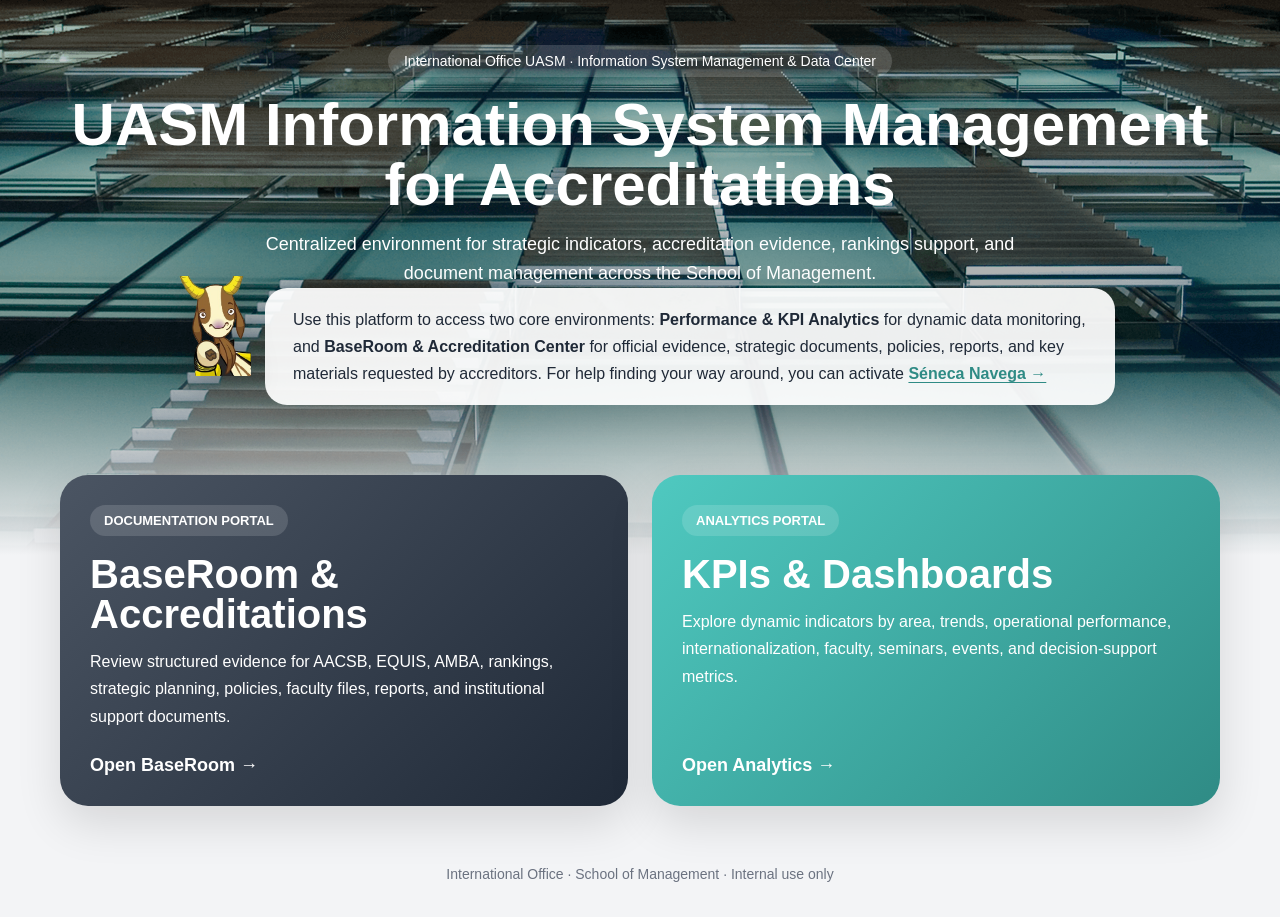
<file: index.html>
<!DOCTYPE html>
<html lang="en">
<head>
    <meta charset="UTF-8">
    <meta name="viewport" content="width=device-width, initial-scale=1.0">
    <title>UASM Information System Management for Accreditations</title>
    <style>
        :root {
            --bg-page:       #f3f4f6;
            --bg-white:      #ffffff;
            --bg-glass:      rgba(255, 255, 255, 0.93);
            --bg-badge:      rgba(255, 255, 255, 0.14);
            --bg-eyebrow:    rgba(255, 255, 255, 0.16);
            --teal-light:    #4fc9c0;
            --teal-dark:     #2f8b85;
            --slate-mid:     #4b5563;
            --slate-dark:    #1f2937;
            --text-primary:  #1f2937;
            --text-muted:    #6b7280;
            --text-white:    #ffffff;
            --shadow-card:   0 18px 45px rgba(0, 0, 0, 0.12);
            --space-xs:  8px;
            --space-sm:  14px;
            --space-md:  20px;
            --space-lg:  28px;
            --space-xl:  45px;
            --radius-pill:  30px;
            --radius-card:  28px;
            --radius-panel: 22px;
        }
        *, *::before, *::after { margin: 0; padding: 0; box-sizing: border-box; }
        body { font-family: Arial, Helvetica, sans-serif; background: var(--bg-page); color: var(--text-primary); }

        .hero {
            min-height: 520px;
            position: relative;
            padding: var(--space-xl) var(--space-md) 150px;
            background:
                linear-gradient(to bottom, rgba(0,0,0,0.20), rgba(0,0,0,0.40)),
                url("imagenes/SantodomingoCover.png") center center / cover no-repeat;
        }
        .hero::after {
            content: ""; position: absolute; inset: 0;
            background: linear-gradient(to bottom, rgba(255,255,255,0) 65%, var(--bg-page) 100%);
        }
        .hero__content {
            position: relative; z-index: 2;
            max-width: 1200px; margin: auto;
            text-align: center; color: var(--text-white);
        }
        .hero__eyebrow {
            display: inline-block; background: var(--bg-eyebrow);
            padding: var(--space-xs) 16px; border-radius: var(--radius-pill);
            font-size: 14px; margin-bottom: 18px;
        }
        .hero__title { font-size: 60px; font-weight: 800; line-height: 1; margin-bottom: 15px; }
        .hero__subtitle { max-width: 800px; margin: auto; line-height: 1.6; font-size: 18px; }
        .hero__box-row {
            display: flex; justify-content: center; align-items: center;
            gap: 0; flex-wrap: wrap; margin-top: 0;
        }
        .hero__logo {
            width: 100px; height: 100px; object-fit: contain; position: relative; top: -20px;
            filter: drop-shadow(0 8px 14px rgba(0,0,0,0.18));
        }
        .hero__panel {
            background: var(--bg-glass); color: var(--text-primary);
            width: 100%; max-width: 850px; padding: 18px var(--space-lg);
            border-radius: var(--radius-panel); box-shadow: var(--shadow-card); text-align: left;
            min-height: 110px; display: flex; flex-direction: column; justify-content: center;
            box-sizing: border-box; flex-shrink: 0;
        }
        .hero__panel p { line-height: 1.7; font-size: 16px; }

        .main {
            position: relative; z-index: 5;
            max-width: 1200px; margin: -80px auto 50px; padding: 0 var(--space-md);
        }
        .cards { display: grid; grid-template-columns: 1fr 1fr; gap: 24px; }

        .card {
            min-height: 290px; border-radius: var(--radius-card); padding: 30px;
            color: var(--text-white); text-decoration: none;
            display: flex; flex-direction: column; justify-content: space-between;
            box-shadow: var(--shadow-card); transition: transform 0.25s ease;
        }
        .card:hover { transform: translateY(-6px); }
        .card--analytics { background: linear-gradient(135deg, var(--teal-light), var(--teal-dark)); }
        .card--baseroom  { background: linear-gradient(135deg, var(--slate-mid), var(--slate-dark)); }

        .card__badge {
            display: inline-block; background: var(--bg-badge);
            padding: var(--space-xs) var(--space-sm); border-radius: var(--radius-pill);
            font-size: 13px; font-weight: bold;
        }
        .card__title  { font-size: 40px; line-height: 1; margin: 18px 0 14px; }
        .card__description { line-height: 1.7; font-size: 16px; }
        .card__link   { margin-top: 25px; font-weight: bold; font-size: 18px; }

        .footer { text-align: center; color: var(--text-muted); padding: 10px var(--space-md) 35px; font-size: 14px; }

        @media (max-width: 900px) {
            .hero__title { font-size: 42px; }
            .hero__box-row { flex-direction: column; }
            .hero__logo { width: 90px; }
            .cards { grid-template-columns: 1fr; }
        }
    </style>
    <link rel="stylesheet" href="seneca_navega/seneca_navega.css">
</head>
<body>

<header class="hero">
    <div class="hero__content">
        <div class="hero__eyebrow">
            International Office UASM · Information System Management &amp; Data Center
        </div>
        <h1 class="hero__title">UASM Information System Management for Accreditations</h1>
        <p class="hero__subtitle">
            Centralized environment for strategic indicators, accreditation evidence,
            rankings support, and document management across the School of Management.
        </p>
        <div class="hero__box-row">
            <img src="imagenes/seneca_principal.png" alt="Seneca logo" class="hero__logo" id="senecaLogoImg">
            <div class="hero__panel" id="senecaPanel">
                <p>
                    Use this platform to access two core environments:
                    <strong>Performance &amp; KPI Analytics</strong> for dynamic data monitoring,
                    and <strong>BaseRoom &amp; Accreditation Center</strong> for official evidence,
                    strategic documents, policies, reports, and key materials requested by accreditors.
                    For help finding your way around, you can activate
                    <button type="button" class="seneca-activate-link" id="senecaActivateBtn">Séneca Navega →</button>
                </p>
            </div>
        </div>
    </div>
</header>

<main class="main">
    <div class="cards">

        <a href="web/Baseroom/Web Baseroom - Pag. Principal.html" class="card card--baseroom" id="cardBaseroom">
            <div>
                <div class="card__badge">DOCUMENTATION PORTAL</div>
                <h2 class="card__title">BaseRoom &amp; Accreditations</h2>
                <p class="card__description">
                    Review structured evidence for AACSB, EQUIS, AMBA, rankings,
                    strategic planning, policies, faculty files, reports,
                    and institutional support documents.
                </p>
            </div>
            <div class="card__link">Open BaseRoom →</div>
        </a>

        <a href="web/KPIs/Web KPIs - Pag. Principal.html" class="card card--analytics" id="cardKpis">
            <div>
                <div class="card__badge">ANALYTICS PORTAL</div>
                <h2 class="card__title">KPIs &amp; Dashboards</h2>
                <p class="card__description">
                    Explore dynamic indicators by area, trends, operational performance,
                    internationalization, faculty, seminars, events, and decision-support metrics.
                </p>
            </div>
            <div class="card__link">Open Analytics →</div>
        </a>

    </div>
</main>

<footer class="footer">
    International Office · School of Management · Internal use only
</footer>

<!-- Seneca floating avatar: overlays on top of the section the user should click.
     Inline style is a safety net so it stays hidden/positioned correctly even if
     seneca_navega.css fails to load for any reason. -->
<div class="seneca-floater" id="senecaFloater" aria-hidden="true"
     style="display:none; position:fixed; z-index:9999; pointer-events:none; width:260px; top:0; left:0;">
  <div class="seneca-bubble" id="senecaBubble" style="display:none;"></div>
  <img src="imagenes/seneca_bot.png" alt="Séneca Navega" id="senecaFloaterImg" class="seneca-floater__img">
</div>

<!-- ================= SENECA NAVEGA — integracion (engine v5) ================= -->
<script src="seneca_navega/seneca_data.js"></script>
<script src="seneca_navega/seneca_navega.js"></script>
<script>
  SenecaNavega.init({
    page: "index",
    triggerBtn: document.getElementById("senecaActivateBtn"),
    panelToReplace: document.getElementById("senecaPanel"),
    imageEl: document.getElementById("senecaLogoImg"),
    activeImageSrc: "imagenes/seneca_bot.png",
    floaterEl: document.getElementById("senecaFloater"),
    floaterImgEl: document.getElementById("senecaFloaterImg"),
    bubbleEl: document.getElementById("senecaBubble"),
    floaterSize: 200,
    floaterHomeSize: 130,
    resolveElement: function (target) {
      return target.page === "baseroom"
        ? document.getElementById("cardBaseroom")
        : document.getElementById("cardKpis");
    },
    idleMessage: "Hi! I'm <strong>Séneca Navega</strong>. Ask me what information you're looking for and I'll show you exactly where to click. You can close me anytime with the × button.",
    placeholder: "Ex: annual reports, faculty questionnaire...",
    index: window.SENECA_INDEX,
    baseroomUrl: "web/Baseroom/Web Baseroom - Pag. Principal.html",
    kpisUrl: "web/KPIs/Web KPIs - Pag. Principal.html"
  });
</script>
<!-- =============== fin integracion SENECA NAVEGA =================== -->

</body>
</html>
</file>
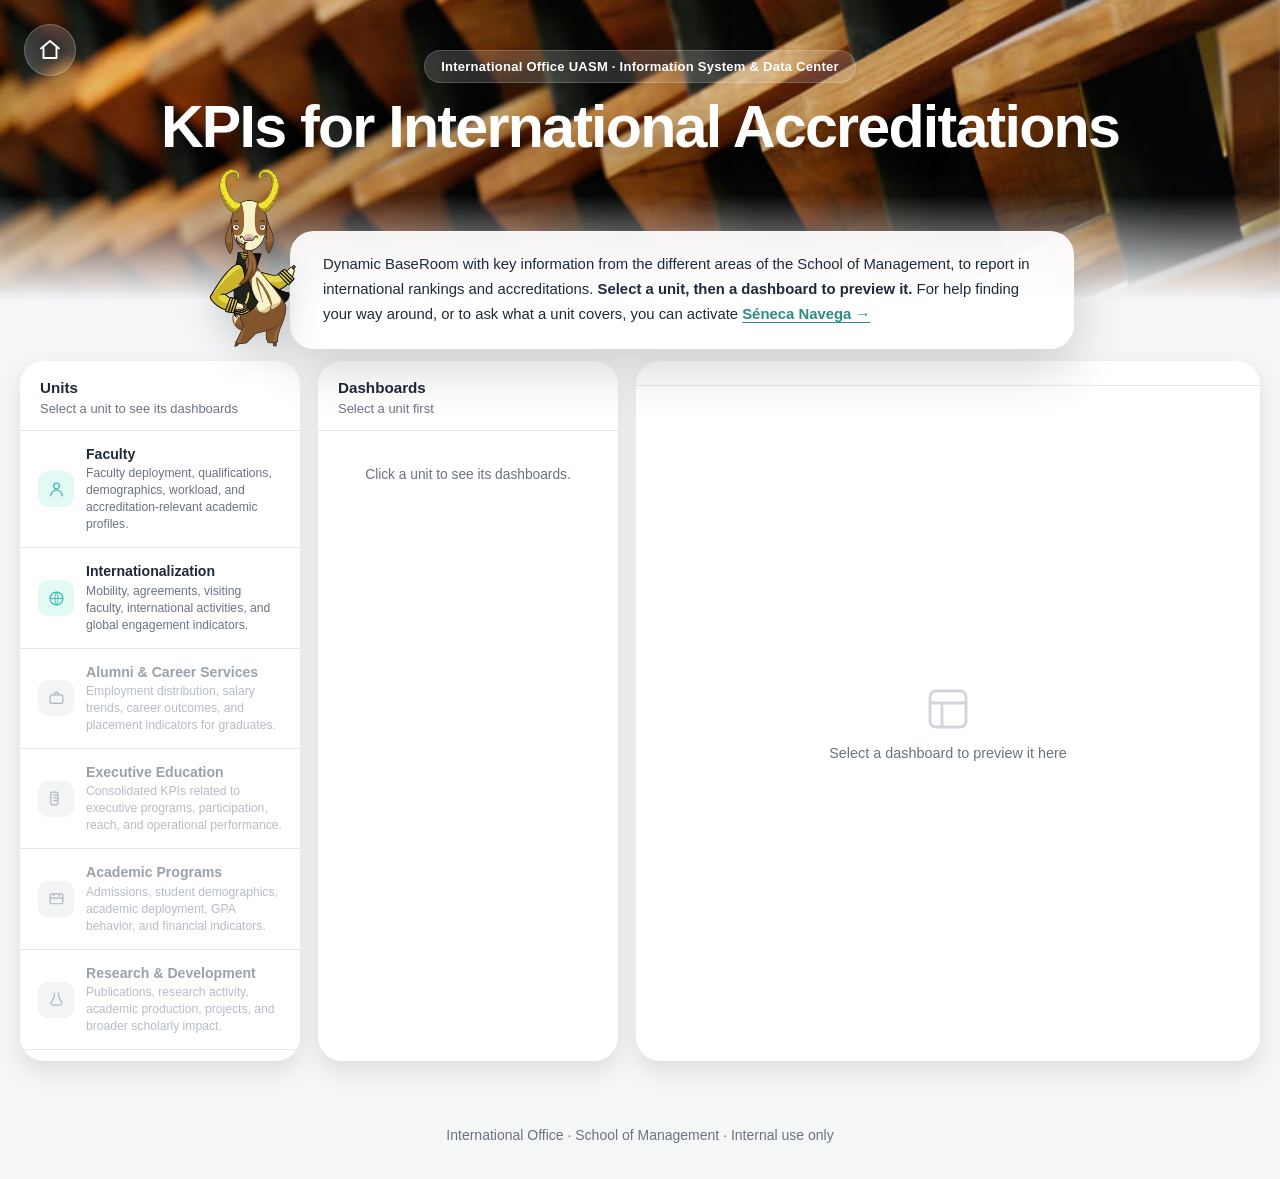
<file: web/KPIs/Web KPIs - Pag. Principal.html>
<!DOCTYPE html>
<html lang="en">
<head>
<meta charset="UTF-8">
<meta name="viewport" content="width=device-width, initial-scale=1.0">
<title>KPIs for International Accreditations</title>
<style>
:root {
  --bg-page: #f5f6f8;
  --bg-glass: rgba(255,255,255,.93);
  --bg-white: #ffffff;
  --slate: #4b5563;
  --slate-dark: #1f2937;
  --slate-mid: #374151;
  --muted: #6b7280;
  --border: #e5e7eb;
  --teal: #0f6e56;
  --teal-light: #e1f5ee;
  --teal-brand: #56d6c9;
  --teal-brand-dark: #2fa89c;
  --shadow-panel: 0 20px 50px rgba(0,0,0,.16);
  --shadow-soft: 0 10px 24px rgba(0,0,0,.10);
  --radius-panel: 24px;
  --steel-blue: #2fbfae;
  --steel-blue-dark: #1f8f82;
  --steel-blue-light: #e3f9f5;
}
*, *::before, *::after { box-sizing: border-box; margin: 0; padding: 0; }
body { font-family: Arial, Helvetica, sans-serif; background: var(--bg-page); color: var(--slate-dark); -webkit-font-smoothing: antialiased; }

/* ── HERO ── */
header.hero {
  color: #fff; position: relative; min-height: 300px;
  padding: 48px 24px 140px;
  display: flex; align-items: center; justify-content: center;
  overflow: hidden; text-align: center;
  background:
    linear-gradient(to bottom, rgba(8,12,20,.08), rgba(8,12,20,.12), rgba(8,12,20,.20)),
    url("../../imagenes/Santodomingo.jpg") center center / cover no-repeat;
}
header.hero::after {
  content: ""; position: absolute; inset: 0;
  background: linear-gradient(to bottom, rgba(255,255,255,0) 65%, var(--bg-page) 100%);
  pointer-events: none;
}
.hero-inner { max-width: 1100px; width: 100%; margin: 0 auto; position: relative; z-index: 2; }
.hero-eyebrow {
  display: inline-block; margin-bottom: 14px; padding: 8px 16px;
  border-radius: 999px; background: rgba(255,255,255,.16);
  border: 1px solid rgba(255,255,255,.18); font-size: 13px; font-weight: 700;
  letter-spacing: .02em;
}
header.hero h1 {
  margin: 0; font-weight: 800; line-height: 1.02;
  font-size: clamp(2.2rem, 4vw + .5rem, 3.8rem);
  letter-spacing: -.03em; text-shadow: 0 10px 30px rgba(0,0,0,.28);
}
.back-button { position: absolute; top: 24px; left: 24px; z-index: 20; }
.back-button a {
  width: 52px; height: 52px; border-radius: 50%;
  display: flex; align-items: center; justify-content: center;
  background: rgba(255,255,255,0.18); border: 1px solid rgba(255,255,255,0.22);
  text-decoration: none; box-shadow: 0 8px 20px rgba(0,0,0,.18);
  transition: transform .2s, background .2s; backdrop-filter: blur(4px);
}
.back-button a:hover { transform: translateY(-2px); background: rgba(255,255,255,0.26); }
.back-button svg { width: 24px; height: 24px; stroke: #fff; }

/* ── INTRO ── */
.intro-wrap {
  position: relative; max-width: 900px; margin: -135px auto 12px;
  z-index: 10; padding: 0 16px; display: flex; align-items: flex-end; gap: 0;
}
.intro-seneca { position: relative; flex-shrink: 0; width: 100px; margin-right: -16px; z-index: 13; }
.intro-seneca img { max-width: 100px; height: auto; display: block; filter: drop-shadow(0 10px 18px rgba(0,0,0,.16)); }
.intro-panel {
  flex: 1; z-index: 12; padding: 20px 22px 20px 32px;
  background: var(--bg-glass); border-radius: var(--radius-panel);
  box-shadow: var(--shadow-panel); text-align: left;
  border: 1px solid rgba(255,255,255,.28);
  font-size: .93rem; line-height: 1.7;
}

/* ── MAIN ── */
.main { max-width: 1600px; margin: 4px auto 56px; padding: 0 20px; }
.section-heading { margin: 0 0 14px; }
.section-heading h2 { font-size: 1.1rem; font-weight: 800; color: var(--slate-dark); margin-bottom: 4px; }
.section-heading p { color: var(--muted); font-size: .88rem; }

/* ── WORKSPACE 3 COLS ── */
.workspace { display: grid; grid-template-columns: 280px 300px 1fr; gap: 18px; align-items: stretch; }
.col-panel { background: var(--bg-white); border-radius: var(--radius-panel); box-shadow: var(--shadow-soft); overflow: hidden; display: flex; flex-direction: column; height: 700px; }
.col-header { padding: 18px 20px 12px; border-bottom: 1px solid var(--border); flex-shrink: 0; }
.col-header h3 { font-size: .95rem; font-weight: 800; color: var(--slate-dark); margin-bottom: 3px; }
.col-header p { color: var(--muted); font-size: .81rem; line-height: 1.5; }

/* ── UNITS LIST ── */
.units-scroll { overflow-y: auto; flex: 1; }
.units-scroll::-webkit-scrollbar { width: 4px; }
.units-scroll::-webkit-scrollbar-thumb { background: #d1d5db; border-radius: 4px; }

.unit-item {
  display: flex; align-items: center; gap: 12px; padding: 14px 18px;
  cursor: pointer; border: none; background: transparent; text-align: left;
  border-bottom: 1px solid var(--border); width: 100%; transition: background .15s;
}
.unit-item:last-child { border-bottom: none; }
.unit-item:hover { background: #f9fafb; }
.unit-item.active { background: #1f2937; }
.unit-item.active .unit-name { color: #fff; }
.unit-item.active .unit-icon { background: rgba(255,255,255,.1); }
.unit-item.active .unit-icon svg { stroke: #fff; }
.unit-icon { width: 36px; height: 36px; border-radius: 10px; background: var(--steel-blue-light); display: flex; align-items: center; justify-content: center; flex-shrink: 0; position: relative; }
.unit-icon svg { width: 17px; height: 17px; stroke: var(--steel-blue); fill: none; stroke-width: 1.7; }
.unit-name { font-size: .88rem; font-weight: 800; color: var(--slate-dark); flex: 1; line-height: 1.3; }
.unit-desc { font-size: .76rem; color: var(--muted); line-height: 1.4; margin-top: 2px; font-weight: 400; }
.unit-item.active .unit-desc { color: rgba(255,255,255,.65); }
.unit-item.active .unit-name { color: #fff; }

/* ── LOCKED UNITS ── */
.unit-item.locked { cursor: not-allowed; }
.unit-item.locked:hover { background: transparent; }
.unit-item.locked .unit-icon { background: #f3f4f6; }
.unit-item.locked .unit-icon svg { stroke: #b0b6bf; }
.unit-item.locked .unit-name { color: #9aa1ab; }
.unit-item.locked .unit-desc { color: #b7bcc4; }

/* ── DASHBOARDS LIST ── */
.dash-scroll { overflow-y: auto; flex: 1; }
.dash-scroll::-webkit-scrollbar { width: 4px; }
.dash-scroll::-webkit-scrollbar-thumb { background: #d1d5db; border-radius: 4px; }

.dash-item {
  display: flex; flex-direction: column; gap: 3px; padding: 14px 18px;
  cursor: pointer; border: none; background: transparent; text-align: left;
  border-bottom: 1px solid var(--border); width: 100%; transition: background .15s;
}
.dash-item:last-child { border-bottom: none; }
.dash-item:hover { background: #f9fafb; }
.dash-item.active { background: #1f2937; border-left: 3px solid var(--teal-brand); }
.dash-item.active .dash-title { color: #fff; }
.dash-item.active .dash-type { background: rgba(255,255,255,.15); color: rgba(255,255,255,.85); }
.dash-title { font-size: .87rem; font-weight: 800; color: var(--slate-dark); line-height: 1.3; }
.dash-type { display: inline-block; padding: 2px 7px; border-radius: 999px; background: #f0fdf4; color: #166534; font-size: .72rem; font-weight: 700; margin-top: 2px; }
.dash-type.soon { background: #f3f4f6; color: var(--muted); }
.dash-desc { font-size: .76rem; color: var(--muted); line-height: 1.4; margin-top: 2px; }
.dash-item.active .dash-desc { color: rgba(255,255,255,.65); }
.empty-state { padding: 32px 20px; text-align: center; color: var(--muted); font-size: .86rem; line-height: 1.7; }
.dash-alert-dot {
  display: inline-flex; align-items: center; justify-content: center;
  width: 18px; height: 18px; border-radius: 50%;
  background: #fef2f2; border: 1.5px solid #fca5a5;
  font-size: .7rem; font-weight: 900; color: #b91c1c;
  flex-shrink: 0; margin-left: auto;
}
.dash-item.active .dash-alert-dot { background: rgba(239,68,68,.2); border-color: rgba(239,68,68,.4); color: #fca5a5; }

/* ── PREVIEW PANEL ── */
.preview-panel { display: flex; flex-direction: column; flex: 1; height: 100%; }
.preview-header { padding: 16px 20px; border-bottom: 1px solid var(--border); display: flex; align-items: center; gap: 12px; flex-shrink: 0; }
.preview-header-info { flex: 1; }
.preview-title { font-size: .95rem; font-weight: 800; color: var(--slate-dark); }
.preview-meta { font-size: .79rem; color: var(--muted); margin-top: 2px; }
.action-btn {
  display: inline-flex; align-items: center; gap: 6px; padding: 8px 16px;
  border-radius: 999px; border: none; font-size: .82rem; font-weight: 800;
  cursor: pointer; text-decoration: none; transition: transform .15s, background .15s;
}
.action-btn:hover { transform: translateY(-1px); }
.action-btn--primary { background: #1f2937; color: #fff; }
.action-btn--teal { background: var(--teal-light); color: var(--teal); }
.preview-body { flex: 1; position: relative; overflow: hidden; }
.preview-iframe { width: 100%; height: 100%; border: none; display: none; position: absolute; inset: 0; }

.preview-placeholder {
  position: absolute; inset: 0; display: flex; flex-direction: column;
  align-items: center; justify-content: center; gap: 12px;
  color: var(--muted); font-size: .9rem; text-align: center; padding: 40px;
}
.preview-placeholder svg { width: 48px; height: 48px; stroke: #d1d5db; fill: none; stroke-width: 1.4; }

.preview-loading {
  position: absolute; inset: 0; display: none; flex-direction: column;
  align-items: center; justify-content: center; gap: 14px;
  background: #f8fafc; color: var(--muted); font-size: .88rem;
}
.preview-loading.show { display: flex; }
.spinner { width: 36px; height: 36px; border: 3px solid #e5e7eb; border-top-color: var(--teal-brand); border-radius: 50%; animation: spin .8s linear infinite; }
@keyframes spin { to { transform: rotate(360deg); } }
.countdown-wrap { width: 220px; height: 4px; background: #e5e7eb; border-radius: 999px; overflow: hidden; }
.countdown-bar { height: 100%; background: var(--teal-brand); border-radius: 999px; width: 100%; }

.preview-timeout {
  position: absolute; inset: 0; display: none; flex-direction: column;
  align-items: center; justify-content: center; gap: 16px;
  background: #f8fafc; padding: 40px; text-align: center;
}
.preview-timeout.show { display: flex; }
.preview-login {
  position: absolute; inset: 0; display: none; flex-direction: column;
  align-items: center; justify-content: center;
  background: #f8fafc; padding: 40px; text-align: center;
}
.preview-login.show { display: flex; }
.timeout-title { font-size: 1rem; font-weight: 800; color: var(--slate-dark); }
.timeout-desc { color: var(--muted); font-size: .87rem; line-height: 1.6; max-width: 360px; }

/* ── UPDATE MODAL ── */
.modal-overlay {
  display: none; position: fixed; inset: 0; z-index: 5000;
  background: rgba(15,20,30,.55); backdrop-filter: blur(4px);
  align-items: center; justify-content: center; padding: 20px;
}
.modal-overlay.show { display: flex; }
.modal-box {
  background: #fff; border-radius: 20px; width: 100%; max-width: 760px;
  max-height: 90vh; overflow-y: auto; box-shadow: 0 32px 80px rgba(0,0,0,.28);
  display: flex; flex-direction: column;
}
.modal-box::-webkit-scrollbar { width: 5px; }
.modal-box::-webkit-scrollbar-thumb { background: #d1d5db; border-radius: 4px; }
.modal-head {
  padding: 24px 28px 18px; border-bottom: 1px solid var(--border);
  display: flex; align-items: flex-start; gap: 14px; flex-shrink: 0;
  position: sticky; top: 0; background: #fff; z-index: 2; border-radius: 20px 20px 0 0;
}
.modal-head-icon {
  width: 44px; height: 44px; border-radius: 12px; background: var(--teal-light);
  display: flex; align-items: center; justify-content: center; flex-shrink: 0;
}
.modal-head-icon svg { width: 22px; height: 22px; stroke: var(--teal); fill: none; stroke-width: 1.8; }
.modal-head-text { flex: 1; }
.modal-head-text h2 { font-size: 1.05rem; font-weight: 800; color: var(--slate-dark); margin-bottom: 3px; }
.modal-head-text p { font-size: .82rem; color: var(--muted); }
.modal-close {
  width: 32px; height: 32px; border-radius: 50%; border: none; background: #f3f4f6;
  cursor: pointer; display: flex; align-items: center; justify-content: center;
  transition: background .15s; flex-shrink: 0; margin-top: 2px;
}
.modal-close:hover { background: #e5e7eb; }
.modal-close svg { width: 16px; height: 16px; stroke: var(--slate); fill: none; stroke-width: 2.2; }

.modal-status-bar {
  display: grid; grid-template-columns: repeat(4, 1fr); gap: 1px;
  background: var(--border); border-bottom: 1px solid var(--border);
}
.status-cell {
  background: #fafafa; padding: 14px 18px;
}
.status-cell:first-child { border-radius: 0; }
.status-label { font-size: .72rem; font-weight: 700; color: var(--muted); text-transform: uppercase; letter-spacing: .04em; margin-bottom: 4px; }
.status-value { font-size: .88rem; font-weight: 800; color: var(--slate-dark); }
.status-badge {
  display: inline-flex; align-items: center; gap: 5px;
  padding: 3px 9px; border-radius: 999px; font-size: .78rem; font-weight: 700;
}
.status-badge.ok { background: #dcfce7; color: #166534; }
.status-badge.warn { background: #fef9c3; color: #854d0e; }
.status-badge.dot::before {
  content: ""; width: 7px; height: 7px; border-radius: 50%; background: currentColor;
  display: inline-block;
}

.modal-body { padding: 22px 28px 10px; flex: 1; }
.modal-section-title {
  font-size: .72rem; font-weight: 800; color: var(--muted);
  text-transform: uppercase; letter-spacing: .06em; margin-bottom: 14px;
}

.file-card {
  border: 1.5px solid #d1d9e6; border-radius: 14px;
  margin-bottom: 20px; overflow: hidden; transition: border-color .2s;
  box-shadow: 0 1px 4px rgba(0,0,0,.05);
}
.file-card:last-of-type { margin-bottom: 0; }
.file-card.file-selected { border-color: var(--teal-brand); box-shadow: 0 0 0 3px rgba(13,148,136,.08); }
.file-card-head {
  display: flex; align-items: center; gap: 12px;
  padding: 14px 18px; background: #f4f6fa; border-bottom: 2px solid #d1d9e6;
}
.file-card.file-selected .file-card-head { background: #f0fdf9; border-color: #a7f3d0; }
.file-icon {
  width: 36px; height: 36px; border-radius: 9px; background: #f3f4f6;
  display: flex; align-items: center; justify-content: center; flex-shrink: 0;
}
.file-card.file-selected .file-icon { background: var(--teal-light); }
.file-icon svg { width: 17px; height: 17px; stroke: var(--slate); fill: none; stroke-width: 1.7; }
.file-card.file-selected .file-icon svg { stroke: var(--teal); }
.file-name { font-size: .9rem; font-weight: 800; color: var(--slate-dark); flex: 1; }
.file-selected-badge {
  display: none; align-items: center; gap: 5px;
  padding: 3px 10px; border-radius: 999px;
  background: #dcfce7; color: #15803d; font-size: .75rem; font-weight: 700;
}
.file-selected-badge svg { width: 12px; height: 12px; stroke: currentColor; fill: none; stroke-width: 2.5; }
.file-card.file-selected .file-selected-badge { display: inline-flex; }

.file-meta-grid {
  display: grid; grid-template-columns: repeat(3, 1fr); gap: 0;
  border-bottom: 2px solid #d1d9e6; background: #fff;
}
.file-meta-cell { padding: 11px 18px; border-right: 1px solid #d1d9e6; }
.file-meta-cell:last-child { border-right: none; }
.file-meta-label { font-size: .7rem; font-weight: 700; color: var(--muted); text-transform: uppercase; letter-spacing: .04em; margin-bottom: 3px; }
.file-meta-val { font-size: .84rem; font-weight: 700; color: var(--slate-dark); }
.meta-next-wrap { display: flex; flex-direction: column; gap: 5px; }
.update-alert {
  display: inline-flex; align-items: center; gap: 4px;
  padding: 2px 8px; border-radius: 999px; font-size: .7rem; font-weight: 700;
  white-space: nowrap;
}
.update-alert.overdue  { background: #fef2f2; color: #b91c1c; border: 1px solid #fca5a5; }
.update-alert.due-soon { background: #fff7ed; color: #c2410c; border: 1px solid #fdba74; }
.update-alert.ok       { background: #f0fdf4; color: #15803d; border: 1px solid #86efac; }
.update-alert svg      { width: 10px; height: 10px; stroke: currentColor; fill: none; stroke-width: 2.5; }

.file-actions { display: flex; align-items: center; gap: 10px; padding: 12px 18px; }
.btn-download {
  display: inline-flex; align-items: center; gap: 6px;
  padding: 7px 14px; border-radius: 999px;
  border: 1.5px solid #b6d8f2;
  background: #e8f4fd; color: #1565a8; font-size: .8rem; font-weight: 700;
  cursor: pointer; transition: background .15s, border-color .15s; white-space: nowrap;
}
.btn-download:hover { background: #d0eaf9; border-color: #7dbde8; }
.btn-download svg { width: 13px; height: 13px; stroke: currentColor; fill: none; stroke-width: 2.2; }

.file-attach-wrapper { flex: 1; display: flex; align-items: center; gap: 6px; min-width: 0; }
.btn-trash {
  width: 30px; height: 30px; flex-shrink: 0; border-radius: 50%;
  border: 1.5px solid #fca5a5; background: #fef2f2; color: #dc2626;
  display: none; align-items: center; justify-content: center;
  cursor: pointer; transition: background .15s;
}
.btn-trash:hover { background: #fee2e2; }
.btn-trash svg { width: 13px; height: 13px; stroke: currentColor; fill: none; stroke-width: 2.2; }
.btn-trash.visible { display: flex; }

.file-attach-label {
  flex: 1; min-width: 0; display: flex; align-items: center; gap: 7px;
  padding: 7px 14px; border-radius: 999px; border: 1.5px dashed #d1d5db;
  background: #fafafa; color: var(--muted); font-size: .8rem; font-weight: 600;
  cursor: pointer; transition: background .15s, border-color .15s; user-select: none;
  overflow: hidden;
}
.file-attach-label span { overflow: hidden; white-space: nowrap; text-overflow: ellipsis; }
.file-attach-label:hover { background: #f0fdf9; border-color: var(--teal-brand); color: var(--teal); }
.file-attach-label svg { width: 14px; height: 14px; stroke: currentColor; fill: none; stroke-width: 2; flex-shrink: 0; }
.file-attach-input { display: none; }

.modal-footer {
  display: flex; align-items: center; justify-content: flex-end; gap: 10px;
  padding: 18px 28px 24px; border-top: 1px solid var(--border);
  position: sticky; bottom: 0; background: #fff; z-index: 2;
  border-radius: 0 0 20px 20px; flex-shrink: 0;
}
.btn-cancel {
  padding: 9px 22px; border-radius: 999px; border: 1.5px solid var(--border);
  background: #fff; color: var(--slate); font-size: .87rem; font-weight: 700;
  cursor: pointer; transition: background .15s;
}
.btn-cancel:hover { background: #f3f4f6; }
.btn-upload {
  display: inline-flex; align-items: center; gap: 7px;
  padding: 9px 22px; border-radius: 999px; border: none;
  background: #1f2937; color: #fff; font-size: .87rem; font-weight: 800;
  cursor: pointer; transition: background .15s, transform .15s;
}
.btn-upload:hover { background: #111827; transform: translateY(-1px); }
.btn-upload svg { width: 15px; height: 15px; stroke: currentColor; fill: none; stroke-width: 2.2; }
.btn-upload:disabled {
  background: #d1d5db; color: #9ca3af; cursor: not-allowed; transform: none !important;
}
.btn-upload:disabled:hover { background: #d1d5db; transform: none; }

.validation-msg {
  margin: 0 18px 8px; padding: 9px 14px; border-radius: 8px;
  font-size: .8rem; font-weight: 600; line-height: 1.5;
  border-left: 3px solid transparent;
}
.validation-msg.error { background: #fef2f2; color: #991b1b; border-color: #f87171; }
.validation-msg.success { background: #f0fdf4; color: #166534; border-color: #4ade80; }
.validation-msg ul { margin: 4px 0 0 16px; }
.validation-msg li { margin-bottom: 2px; }

/* ── NEW ITEMS PANEL ─────────────────────────────────────────────────────── */
.new-items-panel {
  display: none; border-top: 1.5px solid #e9ecf2;
  padding: 18px 28px 20px; background: #f8fafc;
  animation: slideDown .25s ease;
}
.new-items-panel.show { display: block; }
@keyframes slideDown { from { opacity:0; transform:translateY(-6px); } to { opacity:1; transform:translateY(0); } }
.new-items-title {
  font-size: .72rem; font-weight: 800; color: var(--muted);
  text-transform: uppercase; letter-spacing: .07em; margin-bottom: 14px;
}
.new-items-grid { display: flex; gap: 12px; flex-wrap: wrap; }
.new-item-card {
  flex: 1; min-width: 220px; background: #fff;
  border: 1.5px solid #e2e8f0; border-radius: 10px;
  padding: 14px 16px; display: flex; flex-direction: column; gap: 10px;
}
.new-item-card-title {
  font-size: .78rem; font-weight: 700; color: var(--slate-dark);
  display: flex; align-items: center; gap: 7px;
}
.new-item-count {
  font-size: .68rem; background: #fef3c7; color: #92400e;
  border-radius: 20px; padding: 2px 8px; font-weight: 700;
}
.new-item-count.ok { background: #dcfce7; color: #166534; }
.new-item-actions { display: flex; gap: 7px; align-items: center; }
.btn-ni-download {
  padding: 6px 11px; border-radius: 7px; border: 1.5px solid #d1d9e6;
  background: #fff; font-size: .75rem; font-weight: 700; color: var(--slate-dark);
  cursor: pointer; display: flex; align-items: center; gap: 5px; white-space: nowrap;
}
.btn-ni-download:hover { border-color: var(--teal-brand); color: var(--teal-brand); }
.btn-ni-upload-label {
  flex: 1; padding: 6px 11px; border-radius: 7px;
  border: 1.5px dashed #d1d9e6; background: #f8fafc;
  font-size: .75rem; color: var(--muted); cursor: pointer;
  display: flex; align-items: center; gap: 5px; white-space: nowrap;
}
.btn-ni-upload-label:hover { border-color: var(--teal-brand); color: var(--teal); }
.btn-ni-upload-label.ready { border-color: #4ade80; color: #166534; background: #f0fdf4; }
.ni-val-msg { font-size: .72rem; color: #166534; display: none; }
.ni-val-msg.show { display: block; }
.new-items-footer { margin-top: 14px; display: flex; justify-content: flex-end; gap: 8px; }
.btn-ni-save {
  padding: 8px 20px; border-radius: 8px; border: none;
  background: var(--teal-brand); color: #fff;
  font-size: .82rem; font-weight: 700; cursor: pointer;
  display: flex; align-items: center; gap: 6px;
}
.btn-ni-save:disabled { opacity: .45; cursor: not-allowed; }
.btn-ni-save:not(:disabled):hover { background: var(--teal); }

/* ── Step 2: New Items inside modal ── */
.ni-step-header {
  display: flex; align-items: flex-start; gap: 12px;
  padding: 16px 18px; background: #fffbeb;
  border: 1px solid #fde68a; border-radius: 10px; margin-bottom: 16px;
}
.ni-step-icon {
  flex-shrink: 0; width: 32px; height: 32px; border-radius: 50%;
  background: #fef3c7; display: flex; align-items: center; justify-content: center;
  color: #d97706;
}
.ni-step-title { font-size: .84rem; font-weight: 800; color: var(--slate-dark); margin-bottom: 2px; }
.ni-step-sub   { font-size: .76rem; color: var(--muted); line-height: 1.4; }
.ni-cards-grid { display: flex; flex-direction: column; gap: 10px; }
.ni-card {
  background: #fff; border: 1.5px solid #e2e8f0; border-radius: 10px;
  padding: 14px 16px; display: flex; flex-direction: column; gap: 10px;
}
.ni-card-head {
  font-size: .78rem; font-weight: 700; color: var(--slate-dark);
  display: flex; align-items: center; gap: 7px;
}
.ni-badge {
  font-size: .66rem; background: #fef3c7; color: #92400e;
  border-radius: 20px; padding: 2px 8px; font-weight: 700; margin-left: auto;
}
.ni-badge.ok { background: #dcfce7; color: #166534; }
.ni-card-actions { display: flex; gap: 7px; align-items: center; }
.btn-ni-dl {
  padding: 6px 11px; border-radius: 7px; border: 1.5px solid #d1d9e6;
  background: #fff; font-size: .75rem; font-weight: 700; color: var(--slate-dark);
  cursor: pointer; display: flex; align-items: center; gap: 5px; white-space: nowrap;
}
.btn-ni-dl:hover { border-color: var(--teal-brand); color: var(--teal-brand); }
.btn-ni-ul {
  flex: 1; padding: 6px 11px; border-radius: 7px;
  border: 1.5px dashed #d1d9e6; background: #f8fafc;
  font-size: .75rem; color: var(--muted); cursor: pointer;
  display: flex; align-items: center; gap: 5px; white-space: nowrap;
}
.btn-ni-ul:hover { border-color: var(--teal-brand); color: var(--teal); }
.btn-ni-ul.ready { border-color: #4ade80; color: #166534; background: #f0fdf4; }
.ni-feedback { font-size: .72rem; color: #166534; display: none; margin-top: 2px; }
.ni-feedback.show { display: block; }
.card-period-row {
  display: flex; align-items: center; gap: 8px;
  padding: 7px 18px; background: #f8fafc;
  border-top: 1px solid #e9ecf2; border-bottom: 1px solid #e9ecf2;
}
.card-period-label {
  font-size: .72rem; font-weight: 700; color: var(--muted);
  text-transform: uppercase; letter-spacing: .05em; white-space: nowrap;
}
.card-period-select {
  padding: 4px 24px 4px 8px; border: 1.5px solid #d1d9e6; border-radius: 6px;
  background: #fff; font-size: .8rem; font-weight: 700; color: var(--slate-dark);
  appearance: none;
  background-image: url("data:image/svg+xml,%3Csvg xmlns='http://www.w3.org/2000/svg' width='10' height='10' viewBox='0 0 24 24' fill='none' stroke='%236b7280' stroke-width='2.5'%3E%3Cpolyline points='6 9 12 15 18 9'/%3E%3C/svg%3E");
  background-repeat: no-repeat; background-position: right 7px center; cursor: pointer;
}
.card-period-select:focus { outline: none; border-color: var(--teal-brand); }
.card-period-hint {
  font-size: .74rem; color: var(--muted); font-style: italic;
}
.card-period-hint.warn { color: #c2410c; font-style: normal; font-weight: 600; }

.toast { display: none; position: fixed; bottom: 28px; right: 28px; z-index: 3000; background: #1f2937; color: #fff; padding: 13px 20px; border-radius: 14px; font-size: .88rem; font-weight: 700; box-shadow: 0 8px 24px rgba(0,0,0,.22); }

footer { text-align: center; color: var(--muted); padding: 10px 20px 36px; font-size: 14px; }

@media (max-width: 1100px) { .workspace { grid-template-columns: 240px 260px 1fr; } .col-panel { height: 700px; } }
@media (max-width: 860px) { .workspace { grid-template-columns: 1fr 1fr; } .col-panel { height: 400px; } .preview-col { grid-column: span 2; height: 600px; } }
@media (max-width: 580px) { .workspace { grid-template-columns: 1fr; } .col-panel { height: 380px; } .preview-col { grid-column: auto; height: 520px; } .intro-seneca { display: none; } header.hero { min-height: 260px; padding: 64px 18px 110px; } }
</style>
<link rel="stylesheet" href="../../seneca_navega/seneca_navega.css">
<script src="https://accounts.google.com/gsi/client" async defer></script>
</head>
<body>

<header class="hero">
  <div class="back-button">
    <a href="../../index.html" aria-label="Go back">
      <svg viewBox="0 0 24 24" fill="none" stroke-width="1.9" stroke-linecap="round" stroke-linejoin="round">
        <path d="M3 10.5 12 3l9 7.5"/><path d="M5.5 9.5V20h13V9.5"/>
      </svg>
    </a>
  </div>
  <div class="hero-inner">
    <div class="hero-eyebrow">International Office UASM · Information System & Data Center</div>
    <h1>KPIs for International Accreditations</h1>
  </div>
</header>

<div class="intro-wrap">
  <div class="intro-seneca" aria-hidden="true">
    <div class="seneca-bubble" id="senecaBubble"></div>
    <img src="../../imagenes/seneca.png" alt="Seneca" id="senecaLogoImg">
  </div>
  <div class="intro-panel" id="senecaPanel">
    Dynamic BaseRoom with key information from the different areas of the School of Management, to report in international rankings and accreditations.
    <strong> Select a unit, then a dashboard to preview it.</strong>
    For help finding your way around, or to ask what a unit covers, you can activate
    <button type="button" class="seneca-activate-link" id="senecaActivateBtn">Séneca Navega →</button>
  </div>
</div>

<section class="main">
  <div class="workspace">

    <!-- UNITS -->
    <div class="col-panel">
      <div class="col-header">
        <h3>Units</h3>
        <p>Select a unit to see its dashboards</p>
      </div>
      <div class="units-scroll" id="unitList"></div>
    </div>

    <!-- DASHBOARDS -->
    <div class="col-panel">
      <div class="col-header">
        <h3>Dashboards</h3>
        <p id="dashColDesc">Select a unit first</p>
      </div>
      <div class="dash-scroll" id="dashList"></div>
    </div>

    <!-- PREVIEW -->
    <div class="col-panel preview-col">
      <div class="preview-panel">
        <div class="preview-header" style="padding:12px 16px;">
          <div class="preview-header-info" style="flex:1;">
            <div class="preview-title" id="previewTitle" style="font-size:.9rem;font-weight:800;color:#1f2937;"></div>
          </div>
          <a class="action-btn action-btn--teal" id="updateBtn" style="display:none;" href="#" target="_blank" rel="noopener">Update data ↗</a>
          <a href="#" class="action-btn action-btn--primary" id="openExtBtn" target="_blank" rel="noopener" style="display:none;">Open Dashboard ↗</a>
        </div>
        <div class="preview-body" id="previewBody">
          <div class="preview-placeholder" id="previewPlaceholder">
            <svg viewBox="0 0 24 24"><rect x="3" y="3" width="18" height="18" rx="3"/><path d="M3 9h18M9 21V9"/></svg>
            <div>Select a dashboard to preview it here</div>
          </div>
          <div class="preview-loading" id="previewLoading">
            <div class="spinner"></div>
            <div>Loading dashboard…</div>
            <div class="countdown-wrap"><div class="countdown-bar" id="countdownBar"></div></div>
            <div id="countdownText" style="font-size:.78rem;color:#9ca3af;">Waiting up to 30 seconds</div>
          </div>
          <iframe class="preview-iframe" id="previewIframe" allow="fullscreen; scripts; same-origin; popups" allowfullscreen></iframe>
          <div class="preview-timeout" id="previewTimeout">
            <div style="font-size:2.5rem;opacity:.25;">⚡</div>
            <div class="timeout-title">Dashboard taking too long</div>
            <div class="timeout-desc">The preview could not load in time. Open the dashboard directly in a new tab.</div>
            <a href="#" class="action-btn action-btn--primary" id="timeoutBtn" target="_blank" rel="noopener">Open dashboard ↗</a>
          </div>
          <div class="preview-login" id="previewLogin">
            <div style="font-size:2.2rem;margin-bottom:14px;">🔐</div>
            <div style="font-size:1rem;font-weight:800;color:#1f2937;margin-bottom:8px;">Sign in to view dashboards</div>
            <div style="color:#6b7280;font-size:.87rem;line-height:1.6;margin-bottom:22px;max-width:320px;">Sign in with your <strong>@uniandes.edu.co</strong> account to access the KPI dashboards.</div>
            <button id="kpiLoginGoogleBtn" style="display:inline-flex;align-items:center;gap:10px;padding:12px 24px;border-radius:999px;border:1.5px solid #e5e7eb;background:#fff;color:#1f2937;font-size:.9rem;font-weight:800;cursor:pointer;box-shadow:0 2px 8px rgba(0,0,0,.08);transition:box-shadow .18s,transform .18s;">
              <svg width="20" height="20" viewBox="0 0 24 24"><path d="M22.56 12.25c0-.78-.07-1.53-.2-2.25H12v4.26h5.92c-.26 1.37-1.04 2.53-2.21 3.31v2.77h3.57c2.08-1.92 3.28-4.74 3.28-8.09z" fill="#4285F4"/><path d="M12 23c2.97 0 5.46-.98 7.28-2.66l-3.57-2.77c-.98.66-2.23 1.06-3.71 1.06-2.86 0-5.29-1.93-6.16-4.53H2.18v2.84C3.99 20.53 7.7 23 12 23z" fill="#34A853"/><path d="M5.84 14.09c-.22-.66-.35-1.36-.35-2.09s.13-1.43.35-2.09V7.07H2.18C1.43 8.55 1 10.22 1 12s.43 3.45 1.18 4.93l3.66-2.84z" fill="#FBBC05"/><path d="M12 5.38c1.62 0 3.06.56 4.21 1.64l3.15-3.15C17.45 2.09 14.97 1 12 1 7.7 1 3.99 3.47 2.18 7.07l3.66 2.84c.87-2.6 3.3-4.53 6.16-4.53z" fill="#EA4335"/></svg>
              Continue with Google
            </button>
            <div style="font-size:.75rem;color:#9ca3af;margin-top:12px;">Only @uniandes.edu.co accounts are authorized.</div>
          </div>
        </div>
      </div>
    </div>

  </div>
</section>

<footer>International Office · School of Management · Internal use only</footer>
<div class="toast" id="toast"></div>


    <script>
// ── AUTH (shared session with BaseRoom via sessionStorage) ───────────────
const GOOGLE_CLIENT_ID_KPI = "580497870928-nadfonrjbt6kce2glg5irafstjlvs6td.apps.googleusercontent.com";
const SCOPES_KPI   = "";
const ALLOWED_KPI  = "uniandes.edu.co";
const SESSION_MS_KPI = 10 * 60 * 1000;

let kpiToken    = sessionStorage.getItem("br_token") || null;
let kpiEmail    = sessionStorage.getItem("br_email") || null;
let kpiExpiry   = parseInt(sessionStorage.getItem("br_expiry") || "0") || null;
let pendingDash = null;

function isLoggedIn() {
  return kpiToken && kpiEmail && kpiEmail.endsWith("@" + ALLOWED_KPI) &&
         kpiExpiry && Date.now() < kpiExpiry;
}
function touchKpiSession() {
  kpiExpiry = Date.now() + SESSION_MS_KPI;
  sessionStorage.setItem("br_expiry", String(kpiExpiry));
}
["click","keydown","mousemove","touchstart"].forEach(ev =>
  document.addEventListener(ev, () => { if(isLoggedIn()) touchKpiSession(); }, {passive:true})
);
setInterval(() => {
  if (kpiToken && kpiExpiry && Date.now() > kpiExpiry) {
    kpiToken = kpiEmail = kpiExpiry = null;
    sessionStorage.removeItem("br_token");
    sessionStorage.removeItem("br_email");
    sessionStorage.removeItem("br_expiry");
    showToast("Session expired. Please sign in again.");
    resetPreview();
  }
}, 15000);

function requireKpiLogin(action) {
  if (isLoggedIn()) { action(); return; }
  pendingDash = action;
  // Show inline login panel in the preview area
  document.getElementById("previewPlaceholder").style.display = "none";
  document.getElementById("previewLoading").classList.remove("show");
  document.getElementById("previewTimeout").classList.remove("show");
  document.getElementById("previewIframe").style.display = "none";
  document.getElementById("previewLogin").classList.add("show");
}

// ── DATA ──────────────────────────────────────────────────────────────────
const UNITS = [
  {
    id: "faculty",
    name: "Faculty",
    desc: "Faculty deployment, qualifications, demographics, workload, and accreditation-relevant academic profiles.",
    icon: `<circle cx="12" cy="7" r="4"/><path d="M4 21a8 8 0 0 1 16 0"/>`,
    updateUrl: "https://internationalofficekpis-eh35dj3hrbgdzu7dbaqzpr.streamlit.app/update-data",
    dashboards: [
      { title: "Full-time Faculty Composition",    desc: "Composition by type of full-time faculty ranking, historical evolution, and detailed academic distribution.",                     url: "https://internationalofficekpis-eh35dj3hrbgdzu7dbaqzpr.streamlit.app/" },
      { title: "Full-time Faculty Staffing Levels", desc: "Staffing levels, number of professors, teaching load, and detailed information on faculty allocation.",                          url: "https://internationalofficekpis-eh35dj3hrbgdzu7dbaqzpr.streamlit.app/staffing" },
      { title: "Distribution by Academic Area",    desc: "Distribution of full-time and part-time faculty by academic area, with evolution and comparative detail.",                       url: "https://internationalofficekpis-eh35dj3hrbgdzu7dbaqzpr.streamlit.app/area" },
      { title: "Faculty Demographics",             desc: "Demographic indicators of full-time and part-time faculty, including gender, nationality, and age patterns.",                    url: "https://internationalofficekpis-eh35dj3hrbgdzu7dbaqzpr.streamlit.app/demographics" },
      { title: "Full-time Faculty Questionnaire",  desc: "Survey results related to faculty activities, participation patterns, and relevant institutional insights.",                     url: "https://internationalofficekpis-eh35dj3hrbgdzu7dbaqzpr.streamlit.app/activities", bdType: "fq" },
      { title: "Faculty Qualifications",           desc: "Faculty sufficiency and qualification indicators aligned with international accreditation standards.",                            url: "https://internationalofficekpis-eh35dj3hrbgdzu7dbaqzpr.streamlit.app/qualifications",  bdType: "faculty" },
      { title: "Triennial Evaluation",             desc: "Consolidated results from triennial evaluation processes and strategic review indicators.",                                       url: "#", soon: true }
    ]
  },
  {
    id: "internationalization",
    name: "Internationalization",
    desc: "Mobility, agreements, visiting faculty, international activities, and global engagement indicators.",
    icon: `<circle cx="12" cy="12" r="9"/><path d="M3 12h18M12 3c3 4 3 14 0 18M12 3c-3 4-3 14 0 18" stroke-width="1.3"/>`,
    updateUrl: "https://dashboardsinternationalizationuasminternatio-wdfa0h.streamlit.app/?page=update-data",
    dashboards: [
      { title: "Faculty",                  desc: "International full-time faculty counts, evolution over time, and dual-nationality composition.",                                url: "https://dashboardsinternationalizationuasminternatio-wdfa0h.streamlit.app/" },
      { title: "Visiting Faculty",         desc: "Visiting faculty origin countries, host universities, and visit dates.",                                                        url: "https://dashboardsinternationalizationuasminternatio-wdfa0h.streamlit.app/?page=visiting" },
      { title: "Intl. Weeks",              desc: "International weeks and activities: students by program and host university, and attendance by country.",                     url: "https://dashboardsinternationalizationuasminternatio-wdfa0h.streamlit.app/?page=weeks" },
      { title: "Research & Faculty Activities", desc: "International journal articles, conference presentations, and faculty teaching activities abroad.",                       url: "#", soon: true },
      { title: "Home Campus",              desc: "Incoming international students hosted at UASM's home campus.",                                                                url: "#", soon: true },
      { title: "Graduates",                desc: "International mobility experience among UASM graduates.",                                                                       url: "#", soon: true },
      { title: "Agreement Utilization",    desc: "Outgoing & incoming mobility mapped against each international agreement.",                                                     url: "#", soon: true },
      { title: "Mobility by Program",      desc: "Outgoing exchange mobility broken down by academic program.",                                                                   url: "#", soon: true },
      { title: "PhD Mobility",             desc: "International mobility and research stays among PhD students.",                                                                 url: "#", soon: true },
      { title: "Agreements",               desc: "Full catalog of international agreements — type, status, dates, accreditation.",                                                url: "#", soon: true }
    ]
  },
  { id: "alumni",     name: "Alumni & Career Services",  desc: "Employment distribution, salary trends, career outcomes, and placement indicators for graduates.",                         icon: `<path d="M9 7V6a3 3 0 0 1 6 0v1"/><rect x="3" y="7" width="18" height="12" rx="2"/>`,  dashboards: [], soon: true, locked: true },
  { id: "executive",  name: "Executive Education",       desc: "Consolidated KPIs related to executive programs, participation, reach, and operational performance.",                      icon: `<rect x="4" y="3" width="10" height="18" rx="2"/><path d="M8 7h6M8 11h6M8 15h4"/>`,    dashboards: [], soon: true, locked: true },
  { id: "programs",   name: "Academic Programs",         desc: "Admissions, student demographics, academic deployment, GPA behavior, and financial indicators.",                           icon: `<rect x="3" y="4" width="18" height="14" rx="2"/><path d="M8 4v3M16 4v3M3 10h18"/>`,   dashboards: [], soon: true, locked: true },
  { id: "research",   name: "Research & Development",    desc: "Publications, research activity, academic production, projects, and broader scholarly impact.",                            icon: `<path d="M9 3v5l-4.5 8A3 3 0 0 0 7.3 20h9.4a3 3 0 0 0 2.8-4L15 8V3"/>`,              dashboards: [], soon: true, locked: true },
  { id: "resources",  name: "Resources & Admin",         desc: "Budget, funding, staffing, administrative support, and core operational resources of the School.",                         icon: `<path d="M12 2a7 7 0 1 0 0 14A7 7 0 0 0 12 2z"/><path d="M12 16v6M8 20h8"/>`,          dashboards: [], soon: true, locked: true },
];

// ── STATE ────────────────────────────────────────────────────────────────
let selectedUnit = null;
let selectedDash = null;
let previewTimer = null;
let countdownInterval = null;
const TIMEOUT_MS = 30000;

// ── RENDER UNITS ─────────────────────────────────────────────────────────
function renderUnits() {
  const el = document.getElementById("unitList");
  el.innerHTML = "";
  UNITS.forEach(unit => {
    const btn = document.createElement("button");
    const isActive = selectedUnit === unit.id;
    btn.className = "unit-item" + (isActive ? " active" : "") + (unit.locked ? " locked" : "");
    btn.dataset.unitId = unit.id;
    btn.innerHTML = `
      <div class="unit-icon"><svg viewBox="0 0 24 24" fill="none" stroke-width="1.7" stroke-linecap="round" stroke-linejoin="round">${unit.icon}</svg></div>
      <div style="flex:1;min-width:0;">
        <div class="unit-name">${unit.name}</div>
        ${unit.desc ? `<div class="unit-desc">${unit.desc}</div>` : ""}
      </div>
`;
    btn.addEventListener("click", () => {
      if (unit.locked) { showToast("This section is locked for now."); return; }
      selectedUnit = unit.id;
      selectedDash = null;
      renderUnits();
      renderDashboards();
      resetPreview();
    });
    el.appendChild(btn);
  });
}

// ── RENDER DASHBOARDS ─────────────────────────────────────────────────────
function renderDashboards() {
  const el = document.getElementById("dashList");
  const desc = document.getElementById("dashColDesc");
  if (!selectedUnit) {
    desc.textContent = "Select a unit first";
    el.innerHTML =
      `<div class="empty-state">
          Click a unit to see its dashboards.
       </div>`;
    return;
  }
  const unit = UNITS.find(u => u.id === selectedUnit);
  desc.textContent = unit.name;
  el.innerHTML = "";
  if (!unit.dashboards.length) {
    el.innerHTML = `<div class="empty-state">No dashboards updated yet for this unit.</div>`;
    return;
  }
  unit.dashboards.forEach((d, i) => {
    const btn = document.createElement("button");
    const isActive = selectedDash === i;
    btn.className = "dash-item" + (isActive ? " active" : "");
    btn.dataset.unitId = unit.id;
    btn.dataset.dashIndex = i;

    const label = d.soon ? "Not updated" : "Streamlit Dashboard";
    const titleRow = `<span class="dash-title">${d.title}</span>`;
    btn.innerHTML = `<div style="display:flex;align-items:center;gap:6px;width:100%;">${titleRow}</div>${d.desc ? `<span class="dash-desc">${d.desc}</span>` : ""}<span class="dash-type${d.soon ? " soon" : ""}">${label}</span>`;
    btn.addEventListener("click", () => {
      if (d.soon || d.url === "#") { showToast("This dashboard has not been updated yet."); return; }
      requireKpiLogin(() => {
        selectedDash = i;
        renderDashboards();
        openPreview(d.title, d.url, d.bdType);
      });
    });
    el.appendChild(btn);
  });
}

// ── PREVIEW ───────────────────────────────────────────────────────────────
let currentBdType = "faculty"; // "faculty" | "fq"

function openPreview(title, url, bdType) {
  clearTimeout(previewTimer);
  clearInterval(countdownInterval);
  currentBdType = bdType || "faculty";

  const iframe   = document.getElementById("previewIframe");
  const loading  = document.getElementById("previewLoading");
  const timeout  = document.getElementById("previewTimeout");
  const ph       = document.getElementById("previewPlaceholder");
  const extBtn   = document.getElementById("openExtBtn");
  const toBtn    = document.getElementById("timeoutBtn");
  const bar      = document.getElementById("countdownBar");

  document.getElementById("previewTitle").textContent = title;
  const embedUrl = url.includes("?") ? url + "&embed=true" : url + "?embed=true";
  extBtn.href = url; extBtn.style.display = "inline-flex";
  toBtn.href  = url;
  const unitForUpdate = UNITS.find(u => u.id === selectedUnit);
  const updateBtn = document.getElementById("updateBtn");
  if (unitForUpdate && unitForUpdate.updateUrl) {
    updateBtn.href = unitForUpdate.updateUrl;
    updateBtn.style.display = "inline-flex";
  } else {
    updateBtn.style.display = "none";
  }

  ph.style.display = "none";
  timeout.classList.remove("show");
  iframe.style.display = "none";
  iframe.src = "";
  loading.classList.add("show");

  bar.style.transition = "none"; bar.style.width = "100%";
  requestAnimationFrame(() => { bar.style.transition = `width ${TIMEOUT_MS}ms linear`; bar.style.width = "0%"; });

  let s = Math.floor(TIMEOUT_MS / 1000);
  document.getElementById("countdownText").textContent = `Waiting up to ${s} seconds`;
  countdownInterval = setInterval(() => {
    s--;
    document.getElementById("countdownText").textContent = s > 0 ? `Waiting up to ${s} seconds` : "Almost there…";
  }, 1000);

  iframe.onload = () => { clearTimeout(previewTimer); clearInterval(countdownInterval); loading.classList.remove("show"); iframe.style.display = "block"; };
  previewTimer = setTimeout(() => { clearInterval(countdownInterval); loading.classList.remove("show"); iframe.style.display = "none"; timeout.classList.add("show"); }, TIMEOUT_MS);
  iframe.src = embedUrl;
}

function resetPreview() {
  clearTimeout(previewTimer);
  clearInterval(countdownInterval);
  const iframe = document.getElementById("previewIframe");
  iframe.src = "";
  iframe.style.display = "none";
  document.getElementById("previewLoading").classList.remove("show");
  document.getElementById("previewTimeout").classList.remove("show");
  document.getElementById("previewPlaceholder").style.display = "flex";
  document.getElementById("previewTitle").textContent = "";
  document.getElementById("previewLogin").classList.remove("show");
  document.getElementById("openExtBtn").style.display = "none";
  document.getElementById("updateBtn").style.display = "none";
}

function showToast(msg) {
  const t = document.getElementById("toast");
  t.textContent = msg; t.style.display = "block";
  setTimeout(() => { t.style.display = "none"; }, 3000);
}

// ── LOGIN BUTTON ─────────────────────────────────────────────────────────
document.getElementById("kpiLoginGoogleBtn").addEventListener("click", () => {
  const client = google.accounts.oauth2.initTokenClient({
    client_id: GOOGLE_CLIENT_ID_KPI,
    scope: SCOPES_KPI + " https://www.googleapis.com/auth/userinfo.email",
    callback: (resp) => {
      if (resp.error) { showToast("Authentication error: " + resp.error); return; }
      kpiToken = resp.access_token;
      fetch("https://www.googleapis.com/oauth2/v3/userinfo", {
        headers: { Authorization: "Bearer " + kpiToken }
      }).then(r => r.json()).then(info => {
        kpiEmail = info.email || "";
        if (!kpiEmail.endsWith("@" + ALLOWED_KPI)) {
          kpiToken = kpiEmail = null;
          showToast("Access denied. Only @uniandes.edu.co accounts are allowed.");
          return;
        }
        touchKpiSession();
        sessionStorage.setItem("br_token", kpiToken);
        sessionStorage.setItem("br_email", kpiEmail);
        
        showToast("Signed in as " + kpiEmail);
        document.getElementById("previewLogin").classList.remove("show");
        if (pendingDash) { const a = pendingDash; pendingDash = null; a(); }
      }).catch(() => showToast("Could not verify account."));
    }
  });
  client.requestAccessToken();
});

// ── INIT ─────────────────────────────────────────────────────────────────
selectedUnit = null;
selectedDash = null;

renderUnits();
renderDashboards();
resetPreview();


</script>

<!-- ================= SENECA NAVEGA — integracion (static bubble mode) ================= -->
<script src="../../seneca_navega/seneca_navega.js"></script>
<script>
(function(){
  // Index built live from UNITS — nothing to maintain by hand here. Includes
  // BOTH specific entries (one per dashboard, for "where do I click") and
  // general entries (one per unit, for "what's in this unit" questions —
  // including units that aren't open yet, so Seneca can still explain them).
  var senecaIndex = [];
  UNITS.forEach(function(unit){
    var unitReply = unit.locked
      ? "The <strong>" + unit.name + "</strong> unit will cover: " + (unit.desc || "") + " It isn't available yet."
      : "The <strong>" + unit.name + "</strong> unit covers: " + (unit.desc || "");
    senecaIndex.push({
      label: unit.name,
      keywords: unit.name + " " + (unit.desc || "") + " overview general about what is in",
      reply: unitReply,
      target: { page: "kpis", unitId: unit.id }
    });
    (unit.dashboards || []).forEach(function(d, i){
      if (d.soon) return;
      senecaIndex.push({
        label: d.title,
        keywords: (d.desc || "") + " " + unit.name,
        reply: "You'll find this in KPIs & Dashboards → \u201c" + unit.name + "\u201d → \u201c" + d.title + "\u201d.",
        target: { page: "kpis", unitId: unit.id, dashIndex: i }
      });
    });
  });

  // Seneca doesn't move here — she selects/opens the real unit+dashboard and
  // highlights it, while she talks from her fixed speech bubble. Locked units
  // (not available yet) are only explained, never opened.
  var SenecaAdapterKpis = {
    goTo: function(target){
      var unit = UNITS.find(function(u){ return u.id === target.unitId; });
      if (!unit || unit.locked) return;
      selectedUnit = target.unitId;
      selectedDash = (target.dashIndex !== undefined) ? target.dashIndex : null;
      renderUnits();
      renderDashboards();
      resetPreview();
      setTimeout(function(){
        var unitBtn = document.querySelector('.unit-item[data-unit-id="'+target.unitId+'"]');
        SenecaNavega.highlightEl(unitBtn);
        if(target.dashIndex !== undefined){
          setTimeout(function(){
            var dashBtn = document.querySelector('.dash-item[data-unit-id="'+target.unitId+'"][data-dash-index="'+target.dashIndex+'"]');
            SenecaNavega.highlightEl(dashBtn);
          }, 250);
        }
      }, 60);
    }
  };

  SenecaNavega.init({
    page: "kpis",
    triggerBtn: document.getElementById("senecaActivateBtn"),
    panelToReplace: document.getElementById("senecaPanel"),
    imageEl: document.getElementById("senecaLogoImg"),
    activeImageSrc: "../../imagenes/seneca_bot_2.png",
    bubbleEl: document.getElementById("senecaBubble"),
    idleMessage: "Hi! I'm <strong>Séneca Navega</strong>. Ask me what indicator or dashboard you're looking for, or what a unit covers, and I'll open and highlight it for you. You can close me anytime with the × button.",
    placeholder: "Ex: faculty demographics, mobility...",
    index: senecaIndex,
    adapter: SenecaAdapterKpis
  });
})();
</script>
<!-- =============== fin integracion SENECA NAVEGA =================== -->

</body>
</html>
</file>
<file: seneca_navega/seneca_navega.css>
/* =========================================================================
   SENECA NAVEGA — estilos compartidos del widget de chat
   Se incluye igual en index.html, Baseroom y KPIs.
   ========================================================================= */

.seneca-activate-btn {
  display: inline-flex;
  align-items: center;
  gap: 8px;
  margin-top: 14px;
  padding: 10px 18px;
  border: none;
  border-radius: 999px;
  background: #2f8b85;
  color: #fff;
  font-size: 13.5px;
  font-weight: 700;
  cursor: pointer;
  box-shadow: 0 8px 18px rgba(47, 139, 133, 0.35);
  transition: transform 0.15s ease, box-shadow 0.15s ease;
}
.seneca-activate-btn:hover { transform: translateY(-2px); box-shadow: 0 10px 22px rgba(47, 139, 133, 0.45); }
.seneca-activate-btn svg { width: 16px; height: 16px; flex-shrink: 0; }

/* Version sutil: link de texto en linea, sin caja ni fondo */
.seneca-activate-link {
  display: inline;
  background: none;
  border: none;
  padding: 0;
  margin: 0;
  font: inherit;
  font-weight: 700;
  color: #2f8b85;
  text-decoration: underline;
  text-underline-offset: 3px;
  cursor: pointer;
}
.seneca-activate-link:hover { color: #256e69; }

/* smooth crossfade for the Seneca image when it switches state (fallback mode) */
.seneca-img-fade { transition: opacity 0.22s ease; }

.seneca-chat {
  display: flex;
  flex-direction: column;
  height: 175px;   /* fallback mode only — floater mode uses the compact style below */
}

/* Floater-mode box: just the input field, small and subtle — Seneca's own
   speech bubble carries all of her text, so this box never needs to grow. */
.seneca-chat--minimal {
  position: relative;
  display: flex;
  align-items: center;
  justify-content: center;
  height: 52px;      /* JS also sets this explicitly per box — keep both in sync */
  min-height: 0;
  padding-right: 34px; /* room for the corner close button */
}
.seneca-close-btn--corner {
  position: absolute;
  top: -4px;
  right: -4px;
}
.seneca-chat--minimal .seneca-chat__form { flex: 1; width: 100%; }
.seneca-chat__header {
  display: flex;
  align-items: center;
  justify-content: flex-end;
  flex-shrink: 0;
  margin-bottom: 6px;
}
.seneca-chat__title { font-size: 13px; font-weight: 800; color: #1f2937; }
.seneca-close-btn {
  width: 24px;
  height: 24px;
  border-radius: 50%;
  border: none;
  background: #e5e7eb;
  color: #4b5563;
  font-size: 15px;
  line-height: 1;
  cursor: pointer;
  display: flex;
  align-items: center;
  justify-content: center;
}
.seneca-close-btn:hover { background: #d1d5db; color: #1f2937; }

.seneca-chat__log {
  flex: 1;
  min-height: 0;       /* required so flex child actually scrolls instead of growing */
  overflow-y: auto;
  display: flex;
  flex-direction: column;
  gap: 8px;
  padding-right: 2px;
  margin-bottom: 10px;
}
.seneca-chat__log::-webkit-scrollbar { width: 4px; }
.seneca-chat__log::-webkit-scrollbar-thumb { background: #d1d5db; border-radius: 4px; }

/* "typing…" indicator (3 bouncing dots) shown briefly before each bot reply */
.seneca-typing { display: flex; align-items: center; gap: 4px; padding: 10px 13px; }
.seneca-typing span {
  width: 6px; height: 6px; border-radius: 50%;
  background: #9ca3af; display: inline-block;
  animation: senecaBounce 1.1s infinite ease-in-out;
}
.seneca-typing span:nth-child(2) { animation-delay: 0.15s; }
.seneca-typing span:nth-child(3) { animation-delay: 0.3s; }
@keyframes senecaBounce {
  0%, 60%, 100% { transform: translateY(0); opacity: 0.5; }
  30% { transform: translateY(-4px); opacity: 1; }
}

.seneca-msg {
  max-width: 88%;
  padding: 8px 13px;
  border-radius: 14px;
  font-size: 13.5px;
  line-height: 1.55;
}
.seneca-msg--bot {
  align-self: flex-start;
  background: #eef2f7;
  color: #1f2937;
  border-bottom-left-radius: 4px;
}
.seneca-msg--user {
  align-self: flex-end;
  background: #1f2937;
  color: #fff;
  border-bottom-right-radius: 4px;
}

.seneca-goto-btn {
  display: block;
  margin-top: 8px;
  padding: 6px 12px;
  border: none;
  border-radius: 999px;
  background: #2f8b85;
  color: #fff;
  font-size: 12.5px;
  font-weight: 700;
  cursor: pointer;
}
.seneca-goto-btn:hover { background: #256e69; }

.seneca-alts {
  display: flex;
  flex-wrap: wrap;
  gap: 6px;
  align-items: center;
  font-size: 12px;
  color: #6b7280;
  margin-top: 2px;
}
.seneca-alt-btn {
  padding: 4px 10px;
  border-radius: 999px;
  border: 1.5px solid #e5e7eb;
  background: #fff;
  color: #374151;
  font-size: 12px;
  font-weight: 700;
  cursor: pointer;
}
.seneca-alt-btn:hover { border-color: #9ca3af; }

.seneca-chat__form {
  display: flex;
  gap: 8px;
  flex-shrink: 0;
}
.seneca-chat__form input {
  flex: 1;
  padding: 9px 14px;
  border-radius: 999px;
  border: 1.5px solid #e5e7eb;
  font-size: 13px;
  font-family: inherit;
  outline: none;
}
.seneca-chat__form input:focus { border-color: #2f8b85; }
.seneca-chat__form button {
  width: 38px;
  height: 38px;
  border-radius: 50%;
  border: none;
  background: #1f2937;
  color: #fff;
  display: flex;
  align-items: center;
  justify-content: center;
  cursor: pointer;
  flex-shrink: 0;
}
.seneca-chat__form button:hover { background: #111827; }

/* resalte temporal del capitulo/carpeta/dashboard al que Seneca te lleva */
.seneca-highlight {
  outline: 3px solid #2f8b85 !important;
  outline-offset: -3px;
  animation: senecaPulse 1.3s ease-in-out 2;
}
@keyframes senecaPulse {
  0%, 100% { background-color: transparent; }
  50% { background-color: rgba(47, 139, 133, 0.15); }
}

/* =========================================================================
   FLOATING AVATAR — Seneca hovers on top of the element the user should click
   ========================================================================= */
.seneca-floater {
  position: fixed;
  display: none;      /* toggled by JS */
  z-index: 9999;
  width: 260px;
  pointer-events: none;   /* lets clicks pass through to the card/button underneath */
}
.seneca-floater__img {
  width: 100%;
  height: auto;
  display: block;
  filter: drop-shadow(0 12px 22px rgba(0,0,0,0.3));
}
.seneca-bubble {
  display: none;
  position: absolute;
  bottom: 100%;
  left: 50%;
  transform: translateX(-50%);
  margin-bottom: 12px;
  background: #fff;
  color: #1f2937;
  padding: 10px 14px;
  border-radius: 14px;
  box-shadow: 0 10px 26px rgba(0,0,0,0.2);
  font-size: 13px;
  font-weight: 600;
  line-height: 1.5;
  max-width: 250px;
  width: max-content;
  text-align: left;
  opacity: 0;
  pointer-events: auto;   /* re-enables clicks for choice buttons, even though the floater itself is click-through */
}
.seneca-bubble::after {
  content: "";
  position: absolute;
  top: 100%;
  left: 50%;
  transform: translateX(-50%);
  border: 7px solid transparent;
  border-top-color: #fff;
}
</file>
